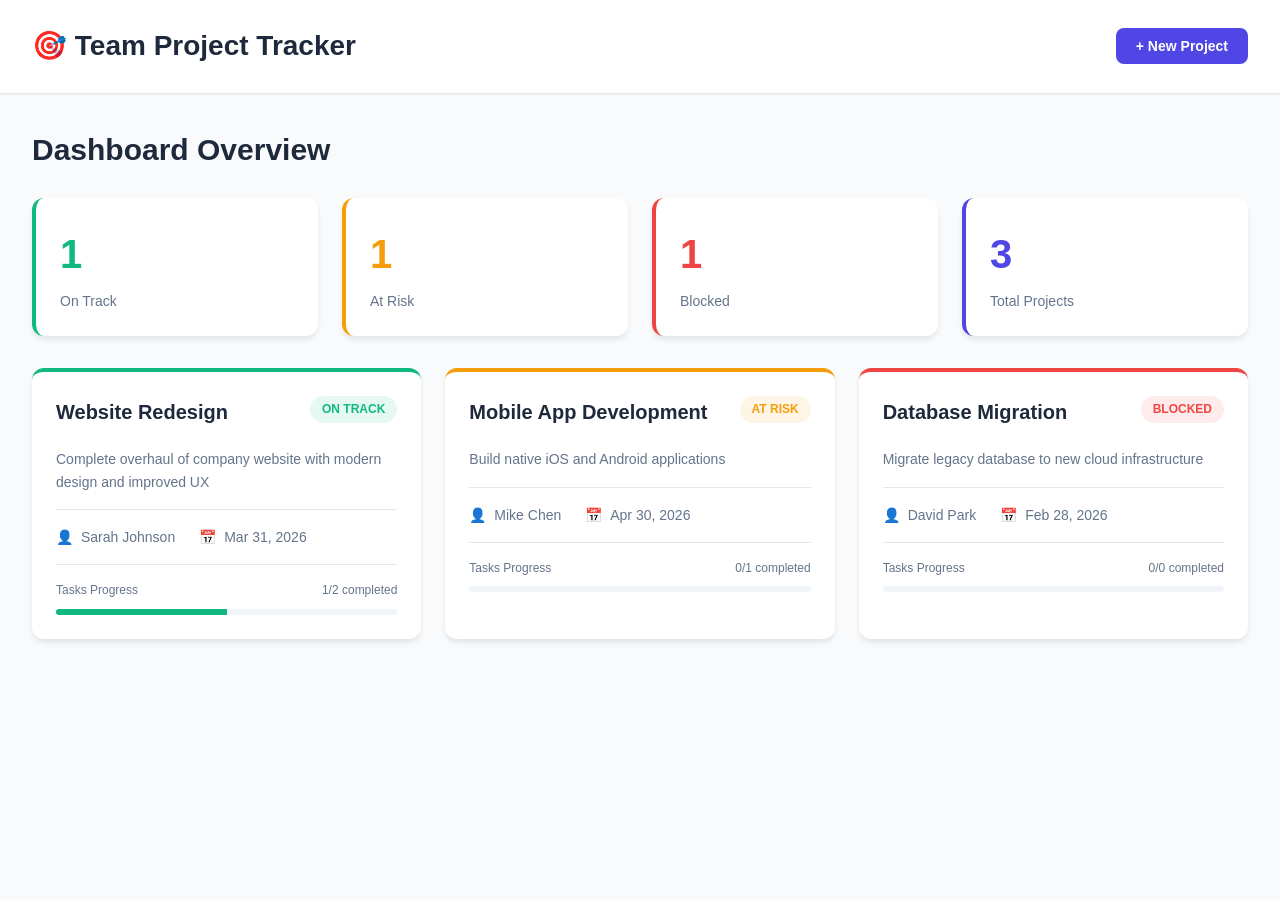
<file: webapp/index.html>
<!DOCTYPE html>
<html lang="en">
<head>
    <meta charset="UTF-8">
    <meta name="viewport" content="width=device-width, initial-scale=1.0">
    <title>Team Project Tracker</title>
    <link rel="stylesheet" href="css/styles.css">
</head>
<body>
    <div class="app-container">
        <!-- Header -->
        <header class="app-header">
            <div class="header-content">
                <h1>🎯 Team Project Tracker</h1>
                <button id="newProjectBtn" class="btn btn-primary">+ New Project</button>
            </div>
        </header>

        <!-- Main Content -->
        <main class="main-content">
            <!-- Dashboard View -->
            <section id="dashboardView" class="view active">
                <div class="dashboard-header">
                    <h2>Dashboard Overview</h2>
                    <div class="stats-cards">
                        <div class="stat-card on-track">
                            <div class="stat-value" id="onTrackCount">0</div>
                            <div class="stat-label">On Track</div>
                        </div>
                        <div class="stat-card at-risk">
                            <div class="stat-value" id="atRiskCount">0</div>
                            <div class="stat-label">At Risk</div>
                        </div>
                        <div class="stat-card blocked">
                            <div class="stat-value" id="blockedCount">0</div>
                            <div class="stat-label">Blocked</div>
                        </div>
                        <div class="stat-card total">
                            <div class="stat-value" id="totalCount">0</div>
                            <div class="stat-label">Total Projects</div>
                        </div>
                    </div>
                </div>

                <div class="projects-grid" id="projectsGrid">
                    <!-- Projects will be dynamically inserted here -->
                </div>
            </section>

            <!-- Project Detail View -->
            <section id="projectDetailView" class="view">
                <div class="detail-header">
                    <button id="backToDashboard" class="btn btn-secondary">← Back to Dashboard</button>
                    <div class="detail-actions">
                        <button id="editProjectBtn" class="btn btn-secondary">Edit Project</button>
                        <button id="deleteProjectBtn" class="btn btn-danger">Delete</button>
                    </div>
                </div>

                <div class="project-detail" id="projectDetail">
                    <!-- Project details will be dynamically inserted here -->
                </div>
            </section>
        </main>
    </div>

    <!-- Modal for New/Edit Project -->
    <div id="projectModal" class="modal">
        <div class="modal-content">
            <div class="modal-header">
                <h3 id="modalTitle">New Project</h3>
                <button class="modal-close">&times;</button>
            </div>
            <form id="projectForm">
                <div class="form-group">
                    <label for="projectName">Project Name *</label>
                    <input type="text" id="projectName" required>
                </div>

                <div class="form-group">
                    <label for="projectDescription">Description</label>
                    <textarea id="projectDescription" rows="3"></textarea>
                </div>

                <div class="form-row">
                    <div class="form-group">
                        <label for="projectStatus">Status *</label>
                        <select id="projectStatus" required>
                            <option value="on-track">On Track</option>
                            <option value="at-risk">At Risk</option>
                            <option value="blocked">Blocked</option>
                            <option value="completed">Completed</option>
                        </select>
                    </div>

                    <div class="form-group">
                        <label for="projectOwner">Project Owner</label>
                        <input type="text" id="projectOwner">
                    </div>
                </div>

                <div class="form-row">
                    <div class="form-group">
                        <label for="projectStartDate">Start Date</label>
                        <input type="date" id="projectStartDate">
                    </div>

                    <div class="form-group">
                        <label for="projectEndDate">Target End Date</label>
                        <input type="date" id="projectEndDate">
                    </div>
                </div>

                <div class="modal-actions">
                    <button type="button" class="btn btn-secondary cancel-btn">Cancel</button>
                    <button type="submit" class="btn btn-primary">Save Project</button>
                </div>
            </form>
        </div>
    </div>

    <!-- Modal for Tasks -->
    <div id="taskModal" class="modal">
        <div class="modal-content">
            <div class="modal-header">
                <h3 id="taskModalTitle">New Task</h3>
                <button class="modal-close">&times;</button>
            </div>
            <form id="taskForm">
                <div class="form-group">
                    <label for="taskName">Task Name *</label>
                    <input type="text" id="taskName" required>
                </div>

                <div class="form-group">
                    <label for="taskDescription">Description</label>
                    <textarea id="taskDescription" rows="2"></textarea>
                </div>

                <div class="form-row">
                    <div class="form-group">
                        <label for="taskStatus">Status *</label>
                        <select id="taskStatus" required>
                            <option value="todo">To Do</option>
                            <option value="in-progress">In Progress</option>
                            <option value="completed">Completed</option>
                            <option value="blocked">Blocked</option>
                        </select>
                    </div>

                    <div class="form-group">
                        <label for="taskAssignee">Assignee</label>
                        <input type="text" id="taskAssignee">
                    </div>
                </div>

                <div class="form-group">
                    <label for="taskDueDate">Due Date</label>
                    <input type="date" id="taskDueDate">
                </div>

                <div class="modal-actions">
                    <button type="button" class="btn btn-secondary cancel-btn">Cancel</button>
                    <button type="submit" class="btn btn-primary">Save Task</button>
                </div>
            </form>
        </div>
    </div>

    <!-- Modal for Milestones -->
    <div id="milestoneModal" class="modal">
        <div class="modal-content">
            <div class="modal-header">
                <h3 id="milestoneModalTitle">New Milestone</h3>
                <button class="modal-close">&times;</button>
            </div>
            <form id="milestoneForm">
                <div class="form-group">
                    <label for="milestoneName">Milestone Name *</label>
                    <input type="text" id="milestoneName" required>
                </div>

                <div class="form-group">
                    <label for="milestoneDescription">Description</label>
                    <textarea id="milestoneDescription" rows="2"></textarea>
                </div>

                <div class="form-row">
                    <div class="form-group">
                        <label for="milestoneDate">Target Date *</label>
                        <input type="date" id="milestoneDate" required>
                    </div>

                    <div class="form-group">
                        <label for="milestoneStatus">Status *</label>
                        <select id="milestoneStatus" required>
                            <option value="pending">Pending</option>
                            <option value="achieved">Achieved</option>
                            <option value="missed">Missed</option>
                        </select>
                    </div>
                </div>

                <div class="modal-actions">
                    <button type="button" class="btn btn-secondary cancel-btn">Cancel</button>
                    <button type="submit" class="btn btn-primary">Save Milestone</button>
                </div>
            </form>
        </div>
    </div>

    <script src="js/app.js"></script>
</body>
</html>
</file>
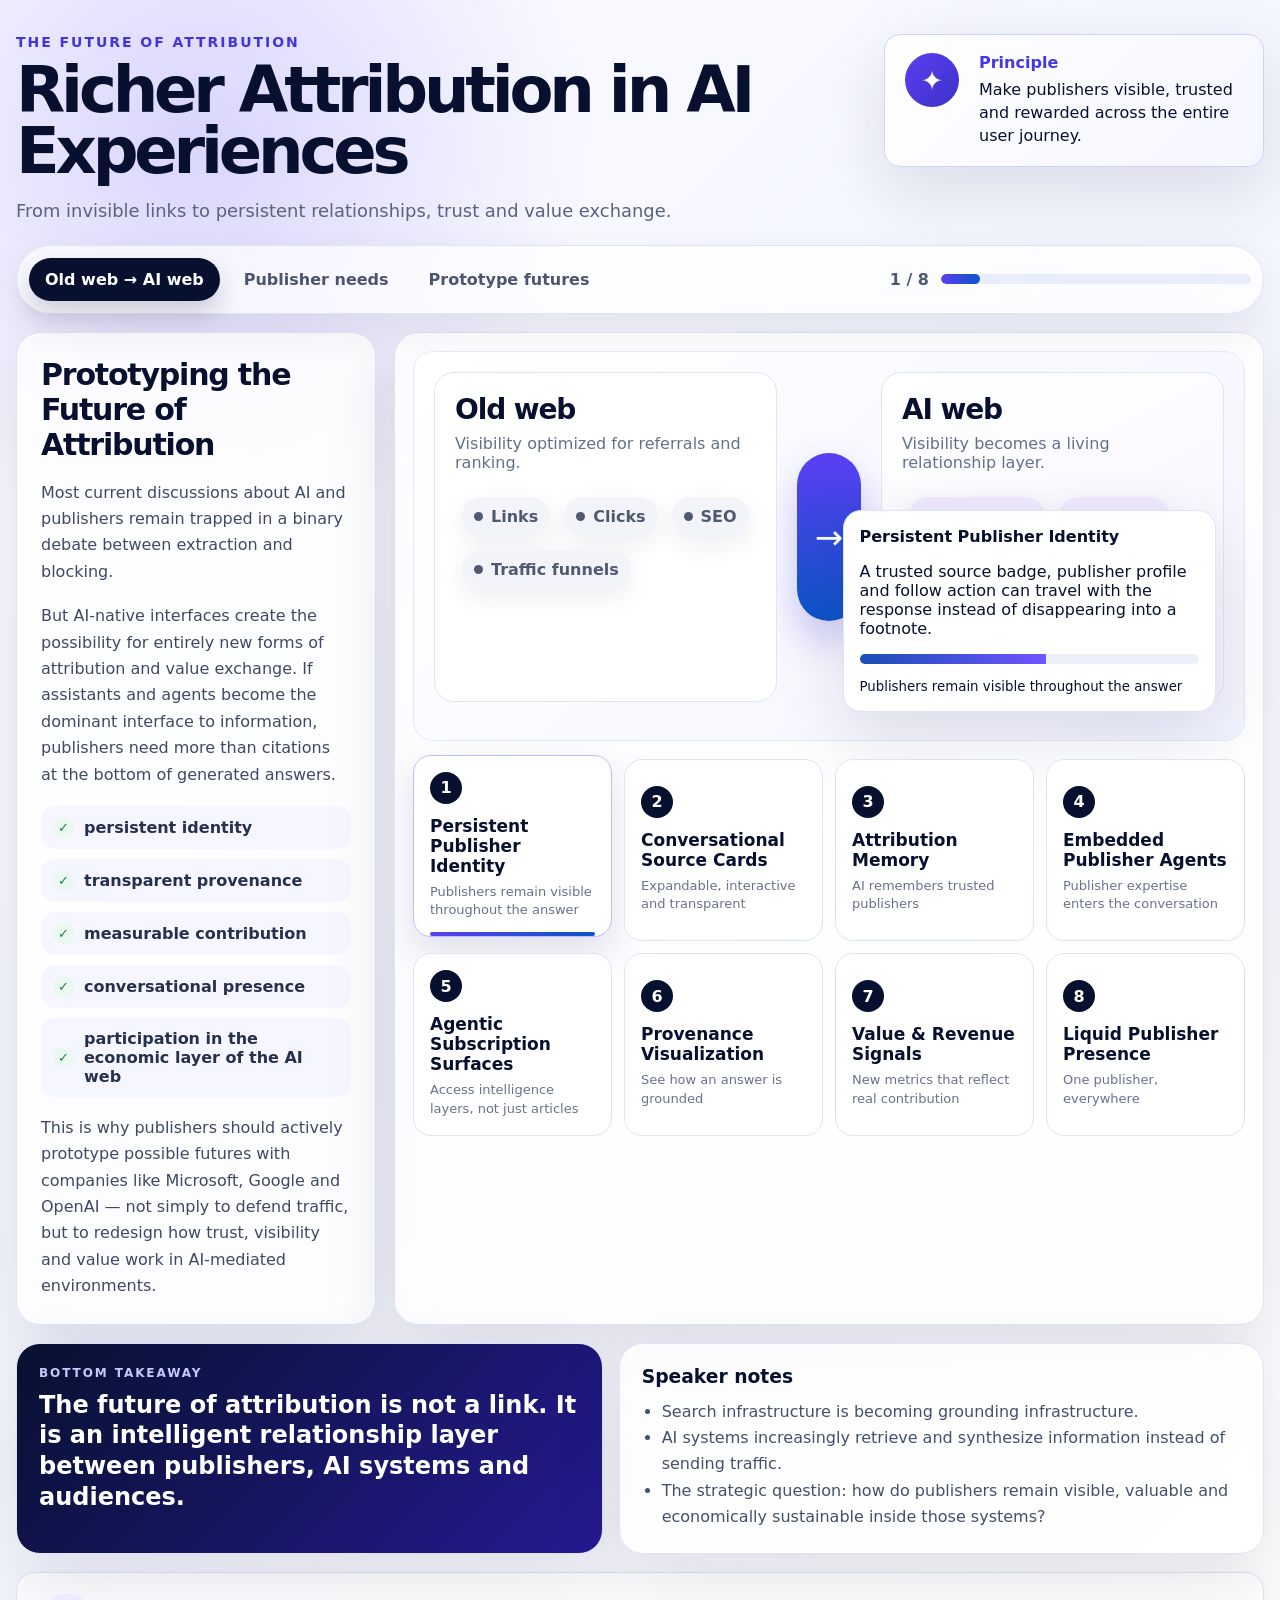
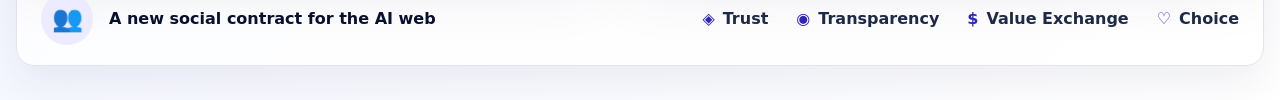
<file: demos/attribution/index.html>
<!doctype html>
<html lang="en">
<head>
<meta charset="utf-8">
<meta name="viewport" content="width=device-width, initial-scale=1">
<title>Prototyping the Future of Attribution</title>
<style>
:root{
  --ink:#07112f;
  --muted:#64708b;
  --soft:#f7f8ff;
  --panel:#ffffff;
  --line:#dfe3f3;
  --violet:#5a3ff2;
  --violet-2:#7d6bff;
  --blue:#0c55c7;
  --green:#19a566;
  --amber:#f5a349;
  --shadow:0 24px 70px rgba(25,28,61,.12);
  --radius:24px;
  font-family: Inter, ui-sans-serif, system-ui, -apple-system, BlinkMacSystemFont, "Segoe UI", sans-serif;
}
*{box-sizing:border-box}
body{
  margin:0;
  min-height:100vh;
  color:var(--ink);
  background:
    radial-gradient(circle at var(--x,15%) var(--y,8%), rgba(90,63,242,.20), transparent 25rem),
    linear-gradient(135deg,#fbfcff 0%,#f4f6ff 48%,#ffffff 100%);
}
button{font:inherit;color:inherit}
.site-shell{width:min(1500px,calc(100vw - 32px));margin:0 auto;padding:34px 0}
.hero{display:grid;grid-template-columns:minmax(0,1fr) 380px;gap:24px;align-items:start;margin-bottom:24px}
.kicker{font-size:14px;font-weight:900;letter-spacing:.14em;text-transform:uppercase;color:#4435da;margin:0 0 10px}
h1{font-size:clamp(42px,5vw,72px);line-height:.95;letter-spacing:-.065em;margin:0;max-width:980px}
.subtitle{font-size:clamp(17px,1.4vw,24px);color:#59637c;margin:18px 0 0;max-width:930px}
.principle-card{background:linear-gradient(135deg,rgba(255,255,255,.95),rgba(245,246,255,.9));border:1px solid #cdd3ff;border-radius:16px;padding:18px 20px;display:grid;grid-template-columns:58px 1fr;gap:16px;box-shadow:var(--shadow)}
.spark{width:54px;height:54px;border-radius:50%;display:grid;place-items:center;background:linear-gradient(135deg,var(--violet),#3e31c8);color:#fff;font-size:27px}
.principle-card strong{display:block;color:#4736e3;margin-bottom:6px}.principle-card p{margin:0;line-height:1.45}
.interaction-bar{display:flex;gap:12px;flex-wrap:wrap;align-items:center;justify-content:space-between;margin:22px 0 18px;padding:12px;border:1px solid var(--line);border-radius:999px;background:rgba(255,255,255,.68);backdrop-filter:blur(18px);box-shadow:0 14px 40px rgba(28,32,70,.08)}
.segmented{display:flex;gap:8px;flex-wrap:wrap}.pill{border:0;border-radius:999px;padding:12px 16px;background:transparent;color:#4b5570;cursor:pointer;font-weight:800;transition:.25s}.pill:hover,.pill.active{background:var(--ink);color:#fff;box-shadow:0 12px 24px rgba(7,17,47,.18)}
.progress-wrap{display:flex;align-items:center;gap:12px;color:#4d5873;font-weight:800}.progress-track{width:min(310px,34vw);height:10px;border-radius:999px;background:#e9ecfb;overflow:hidden}.progress-fill{height:100%;width:0;background:linear-gradient(90deg,var(--violet),var(--blue));border-radius:999px;transition:width .35s}
.story-grid{display:grid;grid-template-columns:360px minmax(0,1fr);gap:18px;align-items:stretch}.body-panel,.visual-panel,.takeaway,.notes{border:1px solid var(--line);background:rgba(255,255,255,.82);border-radius:var(--radius);box-shadow:var(--shadow)}
.body-panel{padding:24px;display:flex;flex-direction:column;gap:18px}.body-panel h2{font-size:30px;letter-spacing:-.04em;margin:0}.body-panel p{color:#3f4964;line-height:1.65;margin:0}.needs{display:grid;gap:10px;margin:0;padding:0;list-style:none}.needs li{display:flex;gap:10px;align-items:center;padding:11px 12px;border-radius:14px;background:#f5f6ff;color:#26314d;font-weight:750}.check{width:21px;height:21px;border-radius:50%;display:grid;place-items:center;background:#eaf8f0;color:#16864f;font-size:13px;flex:0 0 auto}.visual-panel{padding:18px;overflow:hidden}.transition-stage{position:relative;min-height:390px;border-radius:20px;background:linear-gradient(135deg,#fff,#f2f4ff);border:1px solid #e5e8f7;padding:20px}.worlds{display:grid;grid-template-columns:1fr 80px 1fr;gap:12px;align-items:center;height:100%}.world{min-height:330px;border-radius:20px;padding:20px;border:1px solid #e0e4f4;background:#fff;position:relative;overflow:hidden}.world h3{margin:0 0 8px;font-size:28px;letter-spacing:-.04em}.world p{margin:0 0 18px;color:var(--muted)}.old .node{background:#f2f4f9;color:#4f5a72}.ai{background:linear-gradient(155deg,#fff,#f7f3ff)}.ai .node{background:#efeaff;color:#3a2fc5}.node{display:inline-flex;align-items:center;gap:8px;padding:10px 12px;margin:7px;border-radius:999px;font-weight:850;box-shadow:0 8px 24px rgba(32,37,72,.08)}.node::before{content:"";width:9px;height:9px;border-radius:50%;background:currentColor}.bridge{display:grid;place-items:center;color:#fff;background:linear-gradient(180deg,var(--violet),var(--blue));width:64px;height:168px;border-radius:999px;margin:auto;box-shadow:0 18px 40px rgba(74,60,219,.28)}.bridge span{font-size:34px;animation:pulse 1.6s infinite}.floating-card{position:absolute;right:28px;bottom:28px;width:min(430px,45%);background:#fff;border:1px solid #dde2f4;border-radius:18px;padding:16px;box-shadow:var(--shadow);transform:translateY(0);transition:.35s}.floating-card h4{margin:0 0 8px}.meter{height:10px;border-radius:999px;background:#edf0fb;overflow:hidden;margin:12px 0}.meter span{display:block;height:100%;width:89%;background:linear-gradient(90deg,#194db6,#6f55ff)}
.card-grid{display:grid;grid-template-columns:repeat(4,1fr);gap:12px;margin-top:18px}.feature-card{border:1px solid var(--line);border-radius:18px;background:#fff;padding:16px;text-align:left;cursor:pointer;min-height:160px;transition:.25s;position:relative;overflow:hidden}.feature-card:hover,.feature-card.active{transform:translateY(-4px);border-color:#b9bfff;box-shadow:0 16px 35px rgba(45,49,96,.14)}.feature-card.active::after{content:"";position:absolute;inset:auto 16px 0;height:4px;border-radius:999px;background:linear-gradient(90deg,var(--violet),var(--blue))}.num{display:inline-grid;place-items:center;width:32px;height:32px;border-radius:50%;background:var(--ink);color:#fff;font-weight:900;margin-bottom:12px}.feature-card h3{font-size:17px;margin:0 0 7px}.feature-card p{color:#68728d;font-size:13px;line-height:1.45;margin:0}.detail-drawer{display:grid;grid-template-columns:1fr 1.1fr;gap:16px;margin-top:18px}.takeaway,.notes{padding:22px}.takeaway{background:linear-gradient(135deg,#07112f,#251a92);color:#fff}.takeaway span{display:block;color:#c7c9ff;text-transform:uppercase;letter-spacing:.16em;font-weight:900;font-size:12px;margin-bottom:10px}.takeaway p{font-size:24px;line-height:1.28;font-weight:850;margin:0}.notes h3{margin:0 0 12px}.notes ul{margin:0;padding-left:20px;color:#44506b;line-height:1.65}.footer-contract{margin-top:18px;border-radius:18px;background:rgba(255,255,255,.82);border:1px solid var(--line);display:flex;gap:22px;align-items:center;justify-content:space-between;padding:20px 24px;box-shadow:0 14px 42px rgba(32,36,76,.08)}.contract-left{display:flex;align-items:center;gap:16px;font-weight:900}.people{width:52px;height:52px;border-radius:50%;display:grid;place-items:center;background:#ecebff;font-size:25px}.values{display:flex;gap:28px;flex-wrap:wrap;color:#1d2946;font-weight:800}.values span{display:flex;gap:8px;align-items:center}.values i{font-style:normal;color:#3024bd}.hidden{display:none}@keyframes pulse{0%,100%{transform:translateX(0)}50%{transform:translateX(5px)}}
@media (max-width:1050px){.hero,.story-grid,.detail-drawer{grid-template-columns:1fr}.card-grid{grid-template-columns:repeat(2,1fr)}.floating-card{position:relative;right:auto;bottom:auto;width:auto;margin-top:16px}.worlds{grid-template-columns:1fr}.bridge{width:100%;height:58px}.footer-contract{align-items:flex-start;flex-direction:column}.progress-track{width:180px}}
@media (max-width:620px){.site-shell{width:min(100% - 20px,1500px);padding:18px 0}.card-grid{grid-template-columns:1fr}.interaction-bar{border-radius:22px}.world{min-height:auto}.pill{padding:10px 12px}.progress-wrap{width:100%;justify-content:space-between}.progress-track{flex:1}.hero{gap:14px}.principle-card{grid-template-columns:1fr}.takeaway p{font-size:20px}}
</style>
</head>
<body>
<main class="site-shell">
  <section class="hero" aria-labelledby="page-title">
    <div>
      <p class="kicker">The future of attribution</p>
      <h1 id="page-title">Richer Attribution in AI Experiences</h1>
      <p class="subtitle">From invisible links to persistent relationships, trust and value exchange.</p>
    </div>
    <aside class="principle-card" aria-label="Principle">
      <div class="spark" aria-hidden="true">✦</div>
      <div><strong>Principle</strong><p>Make publishers visible, trusted and rewarded across the entire user journey.</p></div>
    </aside>
  </section>

  <nav class="interaction-bar" aria-label="Interactive sections">
    <div class="segmented" role="tablist" aria-label="Story mode">
      <button class="pill active" data-mode="shift" role="tab" aria-selected="true">Old web → AI web</button>
      <button class="pill" data-mode="publishers" role="tab" aria-selected="false">Publisher needs</button>
      <button class="pill" data-mode="prototype" role="tab" aria-selected="false">Prototype futures</button>
    </div>
    <div class="progress-wrap"><span id="progress-label">1 / 8</span><div class="progress-track"><div class="progress-fill" id="progress-fill"></div></div></div>
  </nav>

  <section class="story-grid">
    <article class="body-panel">
      <h2>Prototyping the Future of Attribution</h2>
      <p>Most current discussions about AI and publishers remain trapped in a binary debate between extraction and blocking.</p>
      <p>But AI-native interfaces create the possibility for entirely new forms of attribution and value exchange. If assistants and agents become the dominant interface to information, publishers need more than citations at the bottom of generated answers.</p>
      <ul class="needs" aria-label="Publisher needs">
        <li><span class="check">✓</span>persistent identity</li>
        <li><span class="check">✓</span>transparent provenance</li>
        <li><span class="check">✓</span>measurable contribution</li>
        <li><span class="check">✓</span>conversational presence</li>
        <li><span class="check">✓</span>participation in the economic layer of the AI web</li>
      </ul>
      <p>This is why publishers should actively prototype possible futures with companies like Microsoft, Google and OpenAI — not simply to defend traffic, but to redesign how trust, visibility and value work in AI-mediated environments.</p>
    </article>

    <section class="visual-panel" aria-label="Interactive attribution prototype">
      <div class="transition-stage" id="stage">
        <div class="worlds" data-panel="shift">
          <div class="world old"><h3>Old web</h3><p>Visibility optimized for referrals and ranking.</p><span class="node">Links</span><span class="node">Clicks</span><span class="node">SEO</span><span class="node">Traffic funnels</span></div>
          <div class="bridge" aria-hidden="true"><span>→</span></div>
          <div class="world ai"><h3>AI web</h3><p>Visibility becomes a living relationship layer.</p><span class="node">Grounding</span><span class="node">Identity</span><span class="node">Trust</span><span class="node">Memory</span><span class="node">Participation</span></div>
        </div>
        <div class="worlds hidden" data-panel="publishers">
          <div class="world ai"><h3>Publisher layer</h3><p>Sources stay present while an answer evolves.</p><span class="node">Source cards</span><span class="node">Agent lens</span><span class="node">Preference memory</span></div>
          <div class="bridge" aria-hidden="true"><span>↔</span></div>
          <div class="world old"><h3>Audience layer</h3><p>Readers choose trusted voices inside the conversation.</p><span class="node">Follow coverage</span><span class="node">Ask follow-up</span><span class="node">Subscribe</span></div>
        </div>
        <div class="worlds hidden" data-panel="prototype">
          <div class="world old"><h3>Partners</h3><p>Microsoft Web IQ, Google and OpenAI turn search infrastructure into grounding infrastructure.</p><span class="node">Retrieve</span><span class="node">Synthesize</span><span class="node">Route value</span></div>
          <div class="bridge" aria-hidden="true"><span>↗</span></div>
          <div class="world ai"><h3>Possible futures</h3><p>Publishers test new surfaces before the norms are locked in.</p><span class="node">Economic signals</span><span class="node">Liquid presence</span><span class="node">Trust contracts</span></div>
        </div>
        <aside class="floating-card" id="feature-detail" aria-live="polite"></aside>
      </div>
      <div class="card-grid" id="feature-grid"></div>
    </section>
  </section>

  <section class="detail-drawer">
    <div class="takeaway"><span>Bottom takeaway</span><p>The future of attribution is not a link. It is an intelligent relationship layer between publishers, AI systems and audiences.</p></div>
    <aside class="notes"><h3>Speaker notes</h3><ul><li>Search infrastructure is becoming grounding infrastructure.</li><li>AI systems increasingly retrieve and synthesize information instead of sending traffic.</li><li>The strategic question: how do publishers remain visible, valuable and economically sustainable inside those systems?</li></ul></aside>
  </section>

  <footer class="footer-contract">
    <div class="contract-left"><span class="people">👥</span><span>A new social contract for the AI web</span></div>
    <div class="values"><span><i>◈</i>Trust</span><span><i>◉</i>Transparency</span><span><i>$</i>Value Exchange</span><span><i>♡</i>Choice</span></div>
  </footer>
</main>
<script>
const features=[
  ['Persistent Publisher Identity','Publishers remain visible throughout the answer','A trusted source badge, publisher profile and follow action can travel with the response instead of disappearing into a footnote.'],
  ['Conversational Source Cards','Expandable, interactive and transparent','Source cards expose why a publisher was used, what they contributed and which follow-up actions are available.'],
  ['Attribution Memory','AI remembers trusted publishers','User preferences and publisher relationships can shape future briefings, recommendations and agent behavior.'],
  ['Embedded Publisher Agents','Publisher expertise enters the conversation','A publisher lens can answer follow-ups, explain context and maintain editorial presence in AI-native interfaces.'],
  ['Agentic Subscription Surfaces','Access intelligence layers, not just articles','Subscriptions can unlock archives, explainers, personalized briefings and topic memory across chats.'],
  ['Provenance Visualization','See how an answer is grounded','Confidence, source mix and evidence details make attribution legible and interactive.'],
  ['Value & Revenue Signals','New metrics that reflect real contribution','Grounding usage, trust interactions, subscription conversion and conversation persistence become measurable signals.'],
  ['Liquid Publisher Presence','One publisher, everywhere','A consistent publisher identity can appear across assistants, mobile apps, voice, glasses and enterprise copilots.']
];
const grid=document.getElementById('feature-grid'),detail=document.getElementById('feature-detail'),progress=document.getElementById('progress-fill'),progressLabel=document.getElementById('progress-label');
function renderCards(){features.forEach((f,i)=>{const b=document.createElement('button');b.className='feature-card';b.type='button';b.innerHTML=`<span class="num">${i+1}</span><h3>${f[0]}</h3><p>${f[1]}</p>`;b.addEventListener('click',()=>selectFeature(i));grid.appendChild(b)})}
function selectFeature(i){document.querySelectorAll('.feature-card').forEach((c,idx)=>c.classList.toggle('active',idx===i));detail.innerHTML=`<h4>${features[i][0]}</h4><p>${features[i][2]}</p><div class="meter"><span style="width:${55+i*5}%"></span></div><small>${features[i][1]}</small>`;progress.style.width=`${((i+1)/features.length)*100}%`;progressLabel.textContent=`${i+1} / ${features.length}`}
document.querySelectorAll('.pill').forEach(btn=>btn.addEventListener('click',()=>{document.querySelectorAll('.pill').forEach(b=>{b.classList.remove('active');b.setAttribute('aria-selected','false')});btn.classList.add('active');btn.setAttribute('aria-selected','true');document.querySelectorAll('[data-panel]').forEach(p=>p.classList.toggle('hidden',p.dataset.panel!==btn.dataset.mode))}));
document.addEventListener('pointermove',e=>{document.body.style.setProperty('--x',`${e.clientX}px`);document.body.style.setProperty('--y',`${e.clientY}px`)});
renderCards();selectFeature(0);
</script>
</body>
</html>
</file>
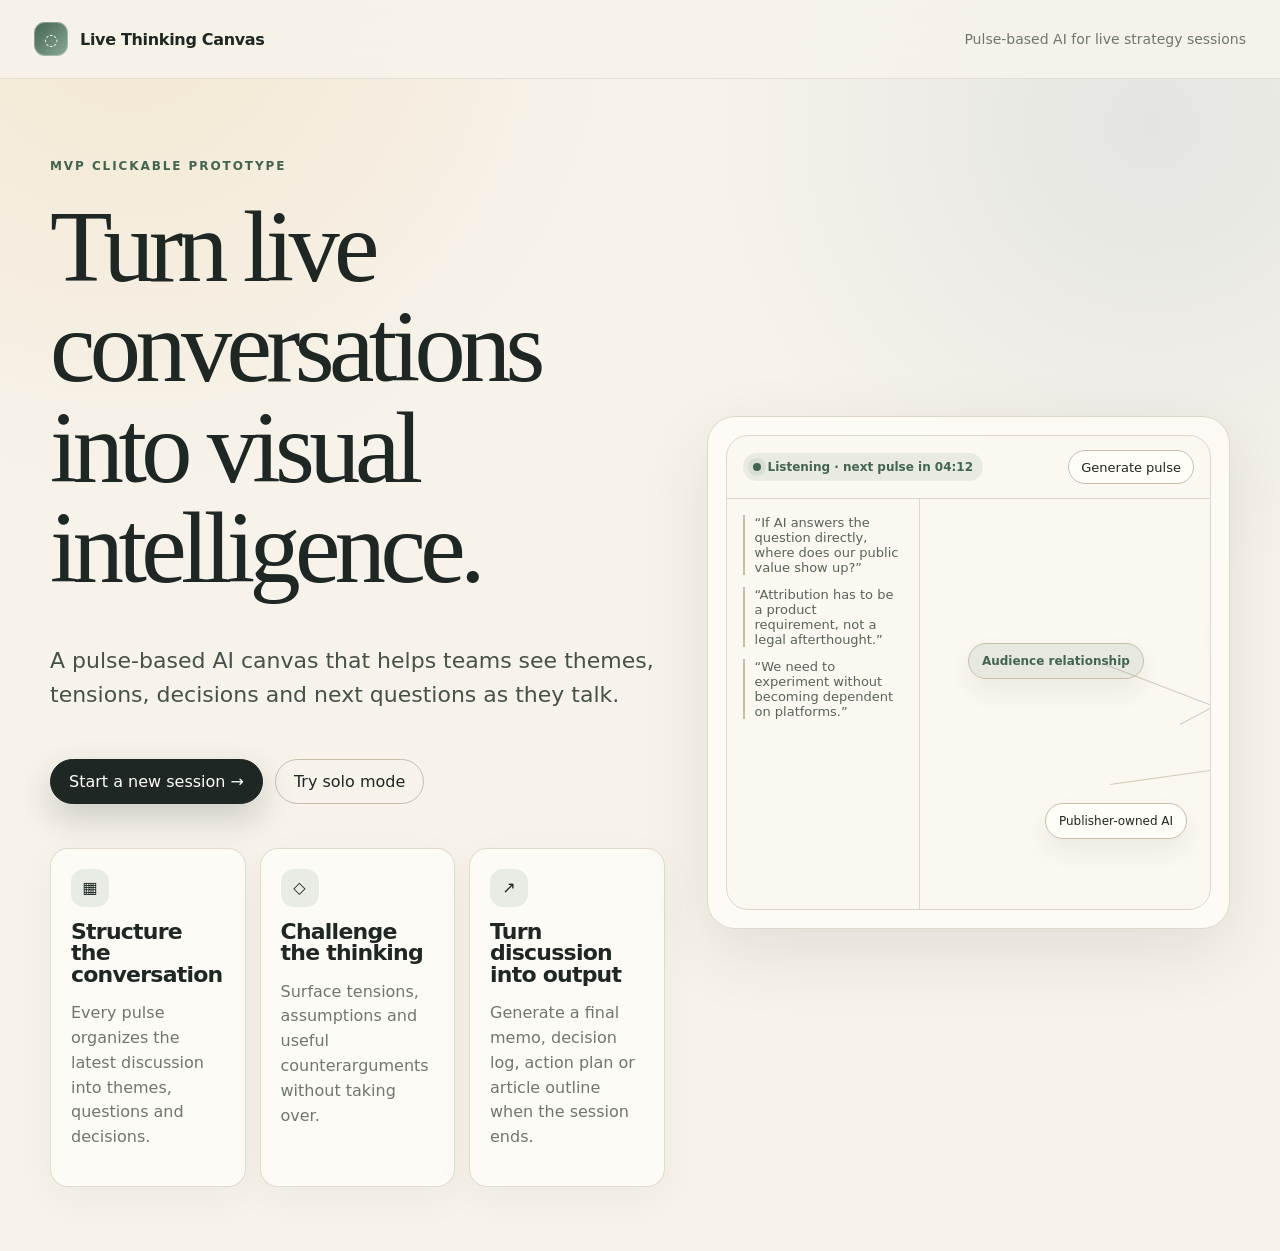
<file: demos/live-thinking-canvas/index.html>
<!doctype html>
<html lang="en">
<head>
  <meta charset="utf-8" />
  <meta name="viewport" content="width=device-width, initial-scale=1" />
  <title>Live Thinking Canvas — MVP Prototype</title>
  <style>
    :root {
      --paper: #f7f3eb;
      --card: #fffdf8;
      --ink: #1e2723;
      --muted: #6f766f;
      --line: #ded7ca;
      --line-strong: #c8bda8;
      --sage: #8ba895;
      --sage-dark: #426450;
      --clay: #b8795c;
      --gold: #d9a441;
      --blue: #6f91a8;
      --rose: #bb777d;
      --shadow: 0 24px 70px rgba(45, 38, 27, .10);
      --radius-lg: 28px;
      --radius-md: 18px;
      --radius-sm: 12px;
      font-family: Inter, ui-sans-serif, system-ui, -apple-system, BlinkMacSystemFont, "Segoe UI", sans-serif;
    }

    * { box-sizing: border-box; }
    body {
      margin: 0;
      min-height: 100vh;
      background:
        radial-gradient(circle at 10% 0%, rgba(217, 164, 65, .15), transparent 30%),
        radial-gradient(circle at 90% 10%, rgba(111, 145, 168, .14), transparent 28%),
        var(--paper);
      color: var(--ink);
    }

    button, input, textarea, select { font: inherit; }
    button { cursor: pointer; }

    .app-shell { min-height: 100vh; }
    .topbar {
      display: flex;
      align-items: center;
      justify-content: space-between;
      gap: 24px;
      padding: 22px 34px;
      border-bottom: 1px solid rgba(222, 215, 202, .72);
      background: rgba(247, 243, 235, .84);
      backdrop-filter: blur(18px);
      position: sticky;
      top: 0;
      z-index: 20;
    }

    .brand { display: flex; align-items: center; gap: 12px; font-weight: 760; letter-spacing: -.02em; }
    .brand-mark {
      width: 34px; height: 34px; border-radius: 11px;
      background: linear-gradient(135deg, var(--sage-dark), var(--sage));
      display: grid; place-items: center; color: #fffdf8; box-shadow: inset 0 0 0 1px rgba(255,255,255,.32);
    }
    .nav-hint { color: var(--muted); font-size: 14px; }
    .screen { display: none; padding: 46px 34px 64px; }
    .screen.active { display: block; }
    .container { max-width: 1180px; margin: 0 auto; }
    .wide-container { max-width: 1440px; margin: 0 auto; }

    .eyebrow {
      text-transform: uppercase;
      letter-spacing: .16em;
      font-size: 12px;
      color: var(--sage-dark);
      font-weight: 750;
    }
    h1, h2, h3 { margin: 0; line-height: .98; letter-spacing: -.055em; }
    h1 { font-family: Georgia, "Times New Roman", serif; font-size: clamp(58px, 8vw, 112px); font-weight: 500; max-width: 920px; }
    h2 { font-family: Georgia, "Times New Roman", serif; font-size: clamp(40px, 5vw, 70px); font-weight: 500; }
    h3 { font-size: 22px; letter-spacing: -.035em; }
    p { line-height: 1.55; color: var(--muted); }

    .hero {
      display: grid;
      grid-template-columns: 1.08fr .92fr;
      gap: 42px;
      align-items: center;
      padding-top: 34px;
    }
    .hero-copy { display: grid; gap: 24px; }
    .hero-copy .subheadline { max-width: 680px; font-size: 22px; color: #465149; }
    .cta-row { display: flex; flex-wrap: wrap; gap: 12px; align-items: center; }
    .btn {
      border: 1px solid var(--line-strong);
      background: var(--card);
      color: var(--ink);
      border-radius: 999px;
      padding: 12px 18px;
      display: inline-flex;
      align-items: center;
      justify-content: center;
      gap: 8px;
      min-height: 44px;
      transition: transform .18s ease, background .18s ease, border-color .18s ease;
    }
    .btn:hover { transform: translateY(-1px); border-color: #a9987c; }
    .btn.primary { background: var(--ink); color: #fffdf8; border-color: var(--ink); box-shadow: 0 14px 34px rgba(30,39,35,.20); }
    .btn.sage { background: var(--sage-dark); color: #fff; border-color: var(--sage-dark); }
    .btn.ghost { background: transparent; }
    .btn.small { padding: 8px 12px; min-height: 34px; font-size: 13px; }
    .btn.danger { color: #8a3f34; border-color: rgba(184, 121, 92, .45); }

    .benefits { display: grid; grid-template-columns: repeat(3, 1fr); gap: 14px; margin-top: 20px; }
    .benefit, .card {
      background: rgba(255, 253, 248, .78);
      border: 1px solid rgba(222, 215, 202, .9);
      border-radius: var(--radius-md);
      padding: 20px;
      box-shadow: 0 12px 40px rgba(45, 38, 27, .045);
    }
    .benefit .icon { width: 38px; height: 38px; border-radius: 13px; display: grid; place-items: center; background: rgba(139,168,149,.18); margin-bottom: 14px; }

    .preview-card { border-radius: var(--radius-lg); background: rgba(255,253,248,.84); border: 1px solid var(--line); padding: 18px; box-shadow: var(--shadow); }
    .mini-app { background: #fbf8f1; border: 1px solid var(--line); border-radius: 22px; overflow: hidden; }
    .mini-header { display: flex; justify-content: space-between; align-items: center; padding: 14px 16px; border-bottom: 1px solid var(--line); }
    .status-pill { display: inline-flex; align-items: center; gap: 7px; border-radius: 999px; padding: 7px 10px; background: rgba(139,168,149,.16); color: var(--sage-dark); font-size: 12px; font-weight: 720; }
    .dot { width: 8px; height: 8px; border-radius: 99px; background: var(--sage-dark); box-shadow: 0 0 0 5px rgba(139,168,149,.18); }
    .mini-body { display: grid; grid-template-columns: .8fr 1.2fr; min-height: 410px; }
    .mini-stream { border-right: 1px solid var(--line); padding: 16px; display: grid; align-content: start; gap: 12px; }
    .transcript-line { font-size: 13px; color: #59625b; border-left: 2px solid var(--line-strong); padding-left: 10px; }
    .mini-canvas { padding: 18px; position: relative; min-height: 360px; }
    .node { position: absolute; border-radius: 999px; border: 1px solid var(--line-strong); background: #fffdf8; padding: 10px 13px; font-size: 12px; box-shadow: 0 12px 26px rgba(45,38,27,.07); }
    .node.primary-node { background: rgba(139,168,149,.18); color: var(--sage-dark); font-weight: 760; }
    .connector { position: absolute; height: 1px; background: var(--line-strong); transform-origin: left center; opacity: .8; }

    .section-head { display: flex; justify-content: space-between; align-items: end; gap: 24px; margin-bottom: 24px; }
    .setup-grid { display: grid; grid-template-columns: .86fr 1.14fr; gap: 24px; align-items: start; }
    .field { display: grid; gap: 8px; margin-bottom: 16px; }
    label { font-size: 13px; color: #4a554d; font-weight: 760; }
    input, textarea, select {
      width: 100%;
      border: 1px solid var(--line-strong);
      border-radius: 14px;
      background: rgba(255,253,248,.9);
      color: var(--ink);
      padding: 13px 14px;
      outline: none;
    }
    textarea { min-height: 110px; resize: vertical; }
    .option-grid { display: grid; grid-template-columns: repeat(2, minmax(0, 1fr)); gap: 12px; }
    .choice { border: 1px solid var(--line); border-radius: 16px; padding: 14px; background: rgba(255,253,248,.74); min-height: 92px; }
    .choice.selected { border-color: var(--sage-dark); box-shadow: inset 0 0 0 1px var(--sage-dark); background: rgba(139,168,149,.14); }
    .choice strong { display: block; margin-bottom: 6px; }
    .choice span { color: var(--muted); font-size: 13px; line-height: 1.35; }

    .consent-layout { display: grid; grid-template-columns: 1fr .7fr; gap: 24px; }
    .notice-list { display: grid; gap: 12px; margin: 22px 0; }
    .notice { display: flex; gap: 12px; align-items: flex-start; padding: 16px; border: 1px solid var(--line); border-radius: 16px; background: rgba(255,253,248,.78); }
    .notice b { display: block; margin-bottom: 4px; }
    .notice span { color: var(--muted); font-size: 14px; }

    .live-screen { padding: 22px; }
    .session-toolbar { display: flex; justify-content: space-between; align-items: center; gap: 16px; margin-bottom: 16px; }
    .live-grid { display: grid; grid-template-columns: 310px minmax(480px, 1fr) 330px; gap: 14px; min-height: calc(100vh - 144px); }
    .panel { background: rgba(255,253,248,.84); border: 1px solid var(--line); border-radius: 22px; overflow: hidden; box-shadow: 0 16px 48px rgba(45,38,27,.055); }
    .panel-head { padding: 16px; border-bottom: 1px solid var(--line); display: flex; align-items: center; justify-content: space-between; gap: 12px; }
    .panel-body { padding: 16px; }
    .stream-items { display: grid; gap: 14px; max-height: 620px; overflow: auto; padding-right: 4px; }
    .stream-item { border-left: 2px solid var(--line-strong); padding-left: 12px; color: #4f5a52; font-size: 14px; line-height: 1.45; }
    .stream-item time { display: block; color: var(--muted); font-size: 12px; margin-bottom: 4px; }
    .pulse-card { background: rgba(139,168,149,.14); border-color: rgba(66,100,80,.3); }
    .canvas-tabs { display: flex; gap: 8px; flex-wrap: wrap; }
    .tab { border: 1px solid var(--line); border-radius: 999px; padding: 8px 11px; background: transparent; color: var(--muted); font-size: 13px; }
    .tab.active { background: var(--ink); border-color: var(--ink); color: #fffdf8; }
    .canvas-stage { position: relative; min-height: 560px; border-radius: 20px; background: linear-gradient(180deg, rgba(247,243,235,.64), rgba(255,253,248,.48)); border: 1px solid rgba(222,215,202,.8); overflow: hidden; margin-top: 14px; }
    .map-view { display: none; position: absolute; inset: 0; padding: 20px; }
    .map-view.active { display: block; }
    .map-node { position: absolute; border: 1px solid var(--line-strong); background: #fffdf8; border-radius: 20px; padding: 14px; width: 190px; box-shadow: 0 18px 36px rgba(45,38,27,.08); }
    .map-node h4 { margin: 0 0 8px; letter-spacing: -.02em; }
    .map-node p { margin: 0; font-size: 12px; }
    .map-node.selected { border-color: var(--sage-dark); box-shadow: 0 0 0 3px rgba(139,168,149,.18), 0 18px 36px rgba(45,38,27,.08); }
    .map-line { position: absolute; height: 1px; background: #c8bda8; transform-origin: left center; }
    .tension-card { display: grid; grid-template-columns: 1fr auto 1fr; gap: 14px; align-items: center; padding: 18px; border: 1px solid var(--line); border-radius: 18px; margin-bottom: 14px; background: rgba(255,253,248,.84); }
    .versus { width: 42px; height: 42px; border-radius: 999px; display: grid; place-items: center; background: rgba(184,121,92,.14); color: var(--clay); font-weight: 800; }
    .decision-item, .question-item, .timeline-item { padding: 15px; border: 1px solid var(--line); border-radius: 16px; background: rgba(255,253,248,.82); margin-bottom: 12px; }
    .ai-stack { display: grid; gap: 12px; }
    .observation { border: 1px solid var(--line); border-radius: 17px; padding: 14px; background: rgba(255,253,248,.82); }
    .observation .tag { display: inline-flex; font-size: 11px; letter-spacing: .08em; text-transform: uppercase; font-weight: 800; color: var(--sage-dark); margin-bottom: 8px; }
    .observation p { margin: 0; font-size: 14px; color: #3e4841; }
    .action-row { display: flex; flex-wrap: wrap; gap: 8px; margin-top: 12px; }
    .drawer { margin-top: 14px; display: none; border: 1px solid rgba(184,121,92,.35); background: rgba(184,121,92,.08); border-radius: 18px; padding: 14px; }
    .drawer.visible { display: block; }
    .drawer b { color: #7d4d3e; }

    .output-grid { display: grid; grid-template-columns: 1.1fr .9fr; gap: 18px; }
    .memo-section { padding: 18px; border-bottom: 1px solid var(--line); }
    .memo-section:last-child { border-bottom: 0; }
    .memo-section ul { margin: 10px 0 0; padding-left: 20px; color: #4f5a52; line-height: 1.55; }
    .solo-grid { display: grid; grid-template-columns: 1fr 1fr; gap: 18px; }
    .solo-input { min-height: 280px; }

    .muted { color: var(--muted); }
    .fineprint { font-size: 12px; color: var(--muted); }
    .hidden { display: none !important; }

    @media (max-width: 1120px) {
      .hero, .setup-grid, .consent-layout, .output-grid, .solo-grid { grid-template-columns: 1fr; }
      .live-grid { grid-template-columns: 1fr; }
      .live-screen { padding: 14px; }
    }
    @media (max-width: 720px) {
      .screen { padding: 28px 18px 48px; }
      .topbar { padding: 16px 18px; }
      .benefits, .option-grid, .mini-body { grid-template-columns: 1fr; }
      .session-toolbar { align-items: flex-start; flex-direction: column; }
    }
  </style>
</head>
<body>
  <div class="app-shell">
    <header class="topbar">
      <div class="brand"><span class="brand-mark">◌</span> Live Thinking Canvas</div>
      <div class="nav-hint" id="navHint">Pulse-based AI for live strategy sessions</div>
    </header>

    <main>
      <section class="screen active" data-screen="landing">
        <div class="container hero">
          <div class="hero-copy">
            <div class="eyebrow">MVP clickable prototype</div>
            <h1>Turn live conversations into visual intelligence.</h1>
            <p class="subheadline">A pulse-based AI canvas that helps teams see themes, tensions, decisions and next questions as they talk.</p>
            <div class="cta-row">
              <button class="btn primary" data-go="setup">Start a new session →</button>
              <button class="btn ghost" data-go="solo">Try solo mode</button>
            </div>
            <div class="benefits">
              <div class="benefit"><div class="icon">▦</div><h3>Structure the conversation</h3><p>Every pulse organizes the latest discussion into themes, questions and decisions.</p></div>
              <div class="benefit"><div class="icon">◇</div><h3>Challenge the thinking</h3><p>Surface tensions, assumptions and useful counterarguments without taking over.</p></div>
              <div class="benefit"><div class="icon">↗</div><h3>Turn discussion into output</h3><p>Generate a final memo, decision log, action plan or article outline when the session ends.</p></div>
            </div>
          </div>
          <div class="preview-card">
            <div class="mini-app">
              <div class="mini-header"><span class="status-pill"><span class="dot"></span> Listening · next pulse in 04:12</span><button class="btn small">Generate pulse</button></div>
              <div class="mini-body">
                <div class="mini-stream">
                  <div class="transcript-line">“If AI answers the question directly, where does our public value show up?”</div>
                  <div class="transcript-line">“Attribution has to be a product requirement, not a legal afterthought.”</div>
                  <div class="transcript-line">“We need to experiment without becoming dependent on platforms.”</div>
                </div>
                <div class="mini-canvas">
                  <div class="connector" style="width:160px; left:185px; top:165px; transform:rotate(21deg)"></div>
                  <div class="connector" style="width:140px; left:260px; top:225px; transform:rotate(-28deg)"></div>
                  <div class="connector" style="width:170px; left:190px; top:285px; transform:rotate(-8deg)"></div>
                  <div class="node primary-node" style="left:48px; top:144px;">Audience relationship</div>
                  <div class="node" style="left:300px; top:94px;">Attribution in AI answers</div>
                  <div class="node" style="left:330px; top:220px;">Platform dependency</div>
                  <div class="node" style="left:125px; top:304px;">Publisher-owned AI</div>
                </div>
              </div>
            </div>
          </div>
        </div>
      </section>

      <section class="screen" data-screen="setup">
        <div class="container">
          <div class="section-head"><div><div class="eyebrow">New session setup</div><h2>Define the pulse before the room starts talking.</h2></div><button class="btn ghost" data-go="landing">← Back</button></div>
          <div class="setup-grid">
            <div class="card">
              <div class="field"><label>Session title</label><input value="Public media strategy: AI interfaces and news content"></div>
              <div class="field"><label>Session goal</label><textarea>Decide how a public media organization should respond to generative AI interfaces that summarize, recommend and answer questions using news content.</textarea></div>
              <div class="field"><label>Desired output</label><select><option>Strategy memo</option><option>Decision log</option><option>Brainstorm summary</option><option>Article outline</option><option>Action plan</option></select></div>
              <button class="btn primary" data-go="consent">Continue to consent →</button>
            </div>
            <div class="card">
              <label>Session type</label>
              <div class="option-grid" style="margin:10px 0 22px;">
                <button class="choice"><strong>Brainstorm</strong><span>Cluster ideas and suggest unexplored angles.</span></button>
                <button class="choice selected"><strong>Strategy</strong><span>Capture goals, assumptions, risks, dependencies, tensions and decisions.</span></button>
                <button class="choice"><strong>Editorial / research</strong><span>Identify angles, missing perspectives and evidence gaps.</span></button>
                <button class="choice"><strong>Solo</strong><span>Speak or type thoughts and receive structured feedback.</span></button>
              </div>
              <label>AI pulse frequency</label>
              <div class="option-grid" style="margin:10px 0 22px;">
                <button class="choice"><strong>Manual only</strong><span>The AI only intervenes when asked.</span></button>
                <button class="choice"><strong>Every 3 minutes</strong><span>Useful for fast brainstorms.</span></button>
                <button class="choice selected"><strong>Every 5 minutes</strong><span>Recommended balance for strategy sessions.</span></button>
                <button class="choice"><strong>Every 10 minutes</strong><span>Quietest mode for sensitive discussions.</span></button>
              </div>
              <label>Privacy setting</label>
              <div class="option-grid" style="margin-top:10px;">
                <button class="choice"><strong>Store transcript</strong><span>Best recall, most data retained.</span></button>
                <button class="choice selected"><strong>Store summary only</strong><span>Keep structured outputs, not raw transcript.</span></button>
                <button class="choice"><strong>Delete audio after transcription</strong><span>Audio is discarded after speech-to-text.</span></button>
                <button class="choice"><strong>Private review</strong><span>Require host approval before export.</span></button>
              </div>
            </div>
          </div>
        </div>
      </section>

      <section class="screen" data-screen="consent">
        <div class="container consent-layout">
          <div>
            <div class="eyebrow">Consent and listening</div>
            <h2>The canvas should be invited into the conversation.</h2>
            <p>The MVP makes AI activity visible and controllable. It listens for transcription, then analyses only at selected pulses or when the host manually asks for a pulse.</p>
            <div class="notice-list">
              <div class="notice"><span>●</span><div><b>Listening status is visible</b><span>Participants can see whether the app is listening, paused or analysing.</span></div></div>
              <div class="notice"><span>●</span><div><b>Consent reminder</b><span>Tell everyone that audio is being transcribed and analysed in pulses.</span></div></div>
              <div class="notice"><span>●</span><div><b>Storage setting</b><span>Current setting: store summary only; delete audio after transcription.</span></div></div>
              <div class="notice"><span>●</span><div><b>Host control</b><span>Pause listening or end the session at any time.</span></div></div>
            </div>
            <div class="cta-row"><button class="btn primary" data-go="live">Start live session →</button><button class="btn ghost" data-go="setup">Edit setup</button></div>
          </div>
          <div class="card">
            <span class="status-pill"><span class="dot"></span> Ready to listen</span>
            <h3 style="margin-top:22px;">Session configuration</h3>
            <p><b>Type:</b> Strategy conversation<br><b>Pulse:</b> Every 5 minutes + manual<br><b>Output:</b> Strategy memo<br><b>Privacy:</b> Store summary only</p>
            <p class="fineprint">Buildable assumption: browser audio capture → streaming speech-to-text → transcript chunks → structured LLM JSON → visual canvas updates.</p>
          </div>
        </div>
      </section>

      <section class="screen live-screen" data-screen="live">
        <div class="wide-container">
          <div class="session-toolbar">
            <div><div class="eyebrow">Live strategy session</div><h3>Public media strategy: AI interfaces and news content</h3></div>
            <div class="cta-row"><span class="status-pill" id="liveStatus"><span class="dot"></span> Listening · next pulse in <span id="timer">04:58</span></span><button class="btn" id="pauseBtn">Pause listening</button><button class="btn primary" id="pulseBtn">Generate pulse</button><button class="btn danger" data-go="output">End session</button></div>
          </div>
          <div class="live-grid">
            <aside class="panel">
              <div class="panel-head"><b>Conversation stream</b><button class="btn small" id="bookmarkBtn">Bookmark</button></div>
              <div class="panel-body stream-items" id="streamItems">
                <div class="stream-item"><time>00:42 · Host</time>We need a response that protects our relationship with audiences but does not make us invisible in AI interfaces.</div>
                <div class="stream-item"><time>01:18 · Product</time>The threat is not just scraping. It is that people may get answers without ever seeing the source.</div>
                <div class="stream-item"><time>02:03 · Editorial</time>Attribution should be a strategic requirement. Trust has to travel with the content.</div>
                <div class="stream-item"><time>03:21 · Partnerships</time>We also cannot ignore reach. If people discover information through assistants, we need a presence there.</div>
              </div>
            </aside>

            <section class="panel">
              <div class="panel-head"><b>Thinking canvas</b><div class="canvas-tabs"><button class="tab active" data-view="theme">Theme map</button><button class="tab" data-view="tension">Tension map</button><button class="tab" data-view="decision">Decision log</button><button class="tab" data-view="questions">Open questions</button><button class="tab" data-view="timeline">Timeline</button></div></div>
              <div class="panel-body">
                <div class="canvas-stage">
                  <div class="map-view active" id="themeView">
                    <div class="map-line" style="width:260px; left:240px; top:180px; transform:rotate(12deg)"></div>
                    <div class="map-line" style="width:250px; left:300px; top:290px; transform:rotate(-20deg)"></div>
                    <div class="map-line" style="width:220px; left:225px; top:365px; transform:rotate(-7deg)"></div>
                    <div class="map-node selected" style="left:32px; top:92px"><h4>Loss of direct audience relationship</h4><p>Repeated concern about answers replacing visits.</p><div class="action-row"><button class="btn small" id="challengeBtn">Challenge this</button><button class="btn small" id="markDecisionBtn">Mark as decision</button></div></div>
                    <div class="map-node" style="left:380px; top:58px"><h4>Attribution and visibility</h4><p>Trust and public value need to travel with summaries.</p></div>
                    <div class="map-node" style="left:575px; top:224px"><h4>Platform dependency</h4><p>Partnerships may increase reach but reduce leverage.</p></div>
                    <div class="map-node" style="left:92px; top:342px"><h4>Publisher-owned AI experiences</h4><p>Internal product innovation as a strategic hedge.</p></div>
                    <div class="map-node" style="left:390px; top:398px"><h4>Data access and licensing</h4><p>Need clear rules for use, value exchange and measurement.</p></div>
                  </div>
                  <div class="map-view" id="tensionView">
                    <div class="tension-card"><div><b>Open access</b><p>Public mission depends on broad availability.</p></div><div class="versus">vs</div><div><b>Content protection</b><p>Unlicensed reuse may weaken sustainability.</p></div></div>
                    <div class="tension-card"><div><b>Collaborate with AI platforms</b><p>Meet audiences where discovery is moving.</p></div><div class="versus">vs</div><div><b>Avoid strategic dependency</b><p>Do not outsource the audience relationship.</p></div></div>
                    <div class="tension-card"><div><b>Innovation speed</b><p>Prototype conversational news quickly.</p></div><div class="versus">vs</div><div><b>Editorial safeguards</b><p>Maintain accountability, provenance and accuracy.</p></div></div>
                    <div class="drawer visible"><b>Challenge generated:</b> Are we assuming direct traffic is the only meaningful relationship? Users may value public media more if its information appears reliably inside the tools they already use.</div>
                  </div>
                  <div class="map-view" id="decisionView">
                    <div class="decision-item"><b>Decision detected · needs confirmation</b><p>Attribution is a strategic requirement for any AI distribution or licensing path.</p></div>
                    <div class="decision-item hidden" id="manualDecision"><b>Marked by host</b><p>Protecting the audience relationship will be treated as a decision criterion for platform partnerships.</p></div>
                  </div>
                  <div class="map-view" id="questionsView">
                    <div class="question-item"><b>What should remain uniquely owned by the public media organization?</b><p>Suggested next question for the room.</p></div>
                    <div class="question-item"><b>What user benefit of AI summaries are we not acknowledging yet?</b><p>Possible blind spot.</p></div>
                  </div>
                  <div class="map-view" id="timelineView">
                    <div class="timeline-item"><b>00:00–02:00 · Framing</b><p>Risk framed as loss of audience relationship and attribution.</p></div>
                    <div class="timeline-item"><b>02:00–05:00 · First pulse</b><p>AI clustered five themes and detected three trade-offs.</p></div>
                    <div class="timeline-item"><b>05:00+ · Decision shaping</b><p>Attribution and owned experiences are becoming decision criteria.</p></div>
                  </div>
                </div>
              </div>
            </section>

            <aside class="panel">
              <div class="panel-head"><b>AI perspective</b><span class="fineprint">Pulse 1</span></div>
              <div class="panel-body ai-stack">
                <div class="observation"><span class="tag">Emerging theme</span><p>This theme has appeared several times: loss of direct audience relationship.</p></div>
                <div class="observation"><span class="tag">Possible tension</span><p>Reach through third-party AI platforms is in tension with control over the user relationship.</p></div>
                <div class="observation"><span class="tag">Unspoken assumption</span><p>The group is assuming attribution in AI interfaces can be made legible to users.</p></div>
                <div class="observation"><span class="tag">Useful counterargument</span><p>Blocking AI crawlers may protect content but reduce discoverability.</p></div>
                <div class="observation"><span class="tag">Question to ask next</span><p>What should remain uniquely owned by the public media organization?</p></div>
                <div class="observation"><span class="tag">Source to investigate</span><p>Review licensing precedents and user research on attribution in answer engines.</p></div>
                <div class="drawer" id="challengeDrawer"><b>Challenge this:</b> Reframe the problem around user trust, not traffic. If summaries are useful, the organization may need to become the most trusted source inside conversational interfaces.</div>
              </div>
            </aside>
          </div>
        </div>
      </section>

      <section class="screen" data-screen="output">
        <div class="container">
          <div class="section-head"><div><div class="eyebrow">Final output</div><h2>Generate a strategy memo from the session.</h2></div><div class="cta-row"><button class="btn ghost" data-go="live">Return to session</button><button class="btn primary">Export memo</button></div></div>
          <div class="output-grid">
            <div class="panel">
              <div class="panel-head"><b>Strategy memo draft</b><span class="status-pill">Generated from pulses</span></div>
              <div class="memo-section"><h3>Executive summary</h3><p>The group converged on a strategy that treats AI interfaces as both a distribution opportunity and a structural risk. The organization should require visible attribution, protect the audience relationship and prototype publisher-owned conversational news experiences.</p></div>
              <div class="memo-section"><h3>Main themes</h3><ul><li>Loss of direct audience relationship</li><li>Attribution and visibility in AI interfaces</li><li>Dependency on big tech platforms</li><li>Need for publisher-owned AI experiences</li><li>Public value and trustworthy information</li></ul></div>
              <div class="memo-section"><h3>Key tensions</h3><ul><li>Open access versus content protection</li><li>Collaboration with AI platforms versus strategic dependency</li><li>Innovation speed versus editorial safeguards</li></ul></div>
            </div>
            <div class="panel">
              <div class="memo-section"><h3>Decisions made</h3><ul><li>Attribution is a strategic requirement for AI distribution.</li><li>Protecting the audience relationship is a criterion for platform partnerships.</li></ul></div>
              <div class="memo-section"><h3>Open questions</h3><ul><li>What should remain uniquely owned?</li><li>How should user benefit from summaries be measured?</li><li>What licensing model preserves public value?</li></ul></div>
              <div class="memo-section"><h3>Suggested next steps</h3><ul><li>Define attribution requirements for AI partners.</li><li>Run a two-week prototype of a publisher-owned conversational news experience.</li><li>Map licensing and crawler policy options.</li></ul></div>
              <div class="memo-section"><h3>Export options</h3><div class="cta-row"><button class="btn small">Copy memo</button><button class="btn small">Download PDF</button><button class="btn small">Send to docs</button></div></div>
            </div>
          </div>
        </div>
      </section>

      <section class="screen" data-screen="solo">
        <div class="container">
          <div class="section-head"><div><div class="eyebrow">Solo thinking mode</div><h2>Think out loud, then ask for structure.</h2></div><button class="btn ghost" data-go="landing">← Landing</button></div>
          <div class="solo-grid">
            <div class="card"><label>Your spoken or typed thoughts</label><textarea class="solo-input">I am trying to decide whether our newsroom should partner with AI platforms or build our own conversational product. I worry about discoverability, attribution, public value and losing the direct relationship with audiences.</textarea><div class="cta-row"><button class="btn primary">Generate solo pulse</button><button class="btn">Start microphone</button></div></div>
            <div class="panel"><div class="panel-head"><b>Structured feedback</b></div><div class="panel-body ai-stack"><div class="observation"><span class="tag">Themes</span><p>Audience relationship, attribution, platform dependency, product innovation.</p></div><div class="observation"><span class="tag">Counterargument</span><p>Partnering may increase public impact if safeguards make provenance visible.</p></div><div class="observation"><span class="tag">Questions</span><p>What evidence would prove that owned experiences are worth the investment?</p></div><div class="observation"><span class="tag">Next steps</span><p>Create a decision matrix for reach, trust, control, cost and editorial risk.</p></div></div></div>
          </div>
        </div>
      </section>
    </main>
  </div>

  <script>
    const screens = [...document.querySelectorAll('.screen')];
    const navHint = document.getElementById('navHint');
    const labels = { landing: 'Pulse-based AI for live strategy sessions', setup: 'Step 1 of 4 · setup', consent: 'Step 2 of 4 · consent', live: 'Step 3 of 4 · live canvas', output: 'Step 4 of 4 · memo output', solo: 'Solo mode prototype' };
    function go(screen) {
      screens.forEach(s => s.classList.toggle('active', s.dataset.screen === screen));
      navHint.textContent = labels[screen] || '';
      window.scrollTo({ top: 0, behavior: 'smooth' });
    }
    document.querySelectorAll('[data-go]').forEach(button => button.addEventListener('click', () => go(button.dataset.go)));

    document.querySelectorAll('.choice').forEach(choice => choice.addEventListener('click', () => {
      const group = choice.parentElement;
      group.querySelectorAll('.choice').forEach(c => c.classList.remove('selected'));
      choice.classList.add('selected');
    }));

    const viewMap = { theme: 'themeView', tension: 'tensionView', decision: 'decisionView', questions: 'questionsView', timeline: 'timelineView' };
    document.querySelectorAll('[data-view]').forEach(tab => tab.addEventListener('click', () => {
      document.querySelectorAll('[data-view]').forEach(t => t.classList.remove('active'));
      tab.classList.add('active');
      document.querySelectorAll('.map-view').forEach(view => view.classList.remove('active'));
      document.getElementById(viewMap[tab.dataset.view]).classList.add('active');
    }));

    document.getElementById('pulseBtn').addEventListener('click', () => {
      document.getElementById('liveStatus').innerHTML = '<span class="dot"></span> Analysing · pulse generated';
      document.getElementById('streamItems').insertAdjacentHTML('beforeend', '<div class="stream-item pulse-card"><time>05:00 · AI pulse</time>Generated 5 themes, 3 tensions, 2 assumptions, 2 open questions and 1 suggested next question.</div>');
      setTimeout(() => document.getElementById('liveStatus').innerHTML = '<span class="dot"></span> Listening · next pulse in <span id="timer">05:00</span>', 1300);
    });
    document.getElementById('pauseBtn').addEventListener('click', (event) => {
      const paused = event.currentTarget.textContent.includes('Resume');
      event.currentTarget.textContent = paused ? 'Pause listening' : 'Resume listening';
      document.getElementById('liveStatus').innerHTML = paused ? '<span class="dot"></span> Listening · next pulse in <span id="timer">04:58</span>' : '<span class="dot"></span> Paused · no analysis running';
    });
    document.getElementById('bookmarkBtn').addEventListener('click', () => {
      document.getElementById('streamItems').insertAdjacentHTML('beforeend', '<div class="stream-item"><time>Bookmark · host</time>Marked moment: attribution as a strategic requirement.</div>');
    });
    document.getElementById('challengeBtn').addEventListener('click', () => {
      document.getElementById('challengeDrawer').classList.add('visible');
    });
    document.getElementById('markDecisionBtn').addEventListener('click', () => {
      document.getElementById('manualDecision').classList.remove('hidden');
      document.querySelector('[data-view="decision"]').click();
    });
  </script>
</body>
</html>
</file>
<file: webapp/css/styles.css>
/* ==================== */
/* CSS Variables */
/* ==================== */
:root {
    --primary-color: #4f46e5;
    --primary-hover: #4338ca;
    --secondary-color: #64748b;
    --danger-color: #ef4444;
    --success-color: #10b981;
    --warning-color: #f59e0b;
    --blocked-color: #dc2626;

    --on-track: #10b981;
    --at-risk: #f59e0b;
    --blocked: #ef4444;
    --completed: #8b5cf6;

    --bg-primary: #ffffff;
    --bg-secondary: #f8fafc;
    --bg-tertiary: #f1f5f9;
    --border-color: #e2e8f0;
    --text-primary: #1e293b;
    --text-secondary: #64748b;

    --shadow-sm: 0 1px 2px 0 rgba(0, 0, 0, 0.05);
    --shadow-md: 0 4px 6px -1px rgba(0, 0, 0, 0.1);
    --shadow-lg: 0 10px 15px -3px rgba(0, 0, 0, 0.1);

    --radius-sm: 6px;
    --radius-md: 8px;
    --radius-lg: 12px;
}

/* ==================== */
/* Reset & Base Styles */
/* ==================== */
* {
    margin: 0;
    padding: 0;
    box-sizing: border-box;
}

body {
    font-family: -apple-system, BlinkMacSystemFont, 'Segoe UI', 'Roboto', 'Oxygen', 'Ubuntu', 'Cantarell', sans-serif;
    background: var(--bg-secondary);
    color: var(--text-primary);
    line-height: 1.6;
}

/* ==================== */
/* Layout */
/* ==================== */
.app-container {
    min-height: 100vh;
    display: flex;
    flex-direction: column;
}

.app-header {
    background: var(--bg-primary);
    border-bottom: 1px solid var(--border-color);
    box-shadow: var(--shadow-sm);
    position: sticky;
    top: 0;
    z-index: 100;
}

.header-content {
    max-width: 1400px;
    margin: 0 auto;
    padding: 1.5rem 2rem;
    display: flex;
    justify-content: space-between;
    align-items: center;
}

.header-content h1 {
    font-size: 1.75rem;
    font-weight: 700;
    color: var(--text-primary);
}

.main-content {
    flex: 1;
    max-width: 1400px;
    width: 100%;
    margin: 0 auto;
    padding: 2rem;
}

/* ==================== */
/* Views */
/* ==================== */
.view {
    display: none;
}

.view.active {
    display: block;
}

/* ==================== */
/* Buttons */
/* ==================== */
.btn {
    padding: 0.625rem 1.25rem;
    border: none;
    border-radius: var(--radius-md);
    font-size: 0.875rem;
    font-weight: 600;
    cursor: pointer;
    transition: all 0.2s;
    display: inline-flex;
    align-items: center;
    gap: 0.5rem;
}

.btn-primary {
    background: var(--primary-color);
    color: white;
}

.btn-primary:hover {
    background: var(--primary-hover);
    transform: translateY(-1px);
    box-shadow: var(--shadow-md);
}

.btn-secondary {
    background: var(--bg-tertiary);
    color: var(--text-primary);
}

.btn-secondary:hover {
    background: var(--border-color);
}

.btn-danger {
    background: var(--danger-color);
    color: white;
}

.btn-danger:hover {
    background: #dc2626;
}

.btn-small {
    padding: 0.375rem 0.75rem;
    font-size: 0.75rem;
}

/* ==================== */
/* Dashboard */
/* ==================== */
.dashboard-header {
    margin-bottom: 2rem;
}

.dashboard-header h2 {
    font-size: 1.875rem;
    margin-bottom: 1.5rem;
    color: var(--text-primary);
}

.stats-cards {
    display: grid;
    grid-template-columns: repeat(auto-fit, minmax(200px, 1fr));
    gap: 1.5rem;
    margin-bottom: 2rem;
}

.stat-card {
    background: var(--bg-primary);
    padding: 1.5rem;
    border-radius: var(--radius-lg);
    box-shadow: var(--shadow-md);
    border-left: 4px solid;
    transition: transform 0.2s;
}

.stat-card:hover {
    transform: translateY(-2px);
    box-shadow: var(--shadow-lg);
}

.stat-card.on-track {
    border-color: var(--on-track);
}

.stat-card.at-risk {
    border-color: var(--at-risk);
}

.stat-card.blocked {
    border-color: var(--blocked);
}

.stat-card.total {
    border-color: var(--primary-color);
}

.stat-value {
    font-size: 2.5rem;
    font-weight: 700;
    margin-bottom: 0.25rem;
}

.stat-card.on-track .stat-value {
    color: var(--on-track);
}

.stat-card.at-risk .stat-value {
    color: var(--at-risk);
}

.stat-card.blocked .stat-value {
    color: var(--blocked);
}

.stat-card.total .stat-value {
    color: var(--primary-color);
}

.stat-label {
    font-size: 0.875rem;
    color: var(--text-secondary);
    font-weight: 500;
}

/* ==================== */
/* Projects Grid */
/* ==================== */
.projects-grid {
    display: grid;
    grid-template-columns: repeat(auto-fill, minmax(350px, 1fr));
    gap: 1.5rem;
}

.project-card {
    background: var(--bg-primary);
    border-radius: var(--radius-lg);
    padding: 1.5rem;
    box-shadow: var(--shadow-md);
    cursor: pointer;
    transition: all 0.2s;
    border-top: 4px solid;
}

.project-card:hover {
    transform: translateY(-4px);
    box-shadow: var(--shadow-lg);
}

.project-card.on-track {
    border-color: var(--on-track);
}

.project-card.at-risk {
    border-color: var(--at-risk);
}

.project-card.blocked {
    border-color: var(--blocked);
}

.project-card.completed {
    border-color: var(--completed);
    opacity: 0.85;
}

.project-card-header {
    display: flex;
    justify-content: space-between;
    align-items: start;
    margin-bottom: 1rem;
}

.project-card-title {
    font-size: 1.25rem;
    font-weight: 600;
    color: var(--text-primary);
    margin-bottom: 0.25rem;
}

.project-status-badge {
    padding: 0.25rem 0.75rem;
    border-radius: 999px;
    font-size: 0.75rem;
    font-weight: 600;
    text-transform: uppercase;
}

.status-on-track {
    background: rgba(16, 185, 129, 0.1);
    color: var(--on-track);
}

.status-at-risk {
    background: rgba(245, 158, 11, 0.1);
    color: var(--at-risk);
}

.status-blocked {
    background: rgba(239, 68, 68, 0.1);
    color: var(--blocked);
}

.status-completed {
    background: rgba(139, 92, 246, 0.1);
    color: var(--completed);
}

.project-card-description {
    color: var(--text-secondary);
    font-size: 0.875rem;
    margin-bottom: 1rem;
    display: -webkit-box;
    -webkit-line-clamp: 2;
    -webkit-box-orient: vertical;
    overflow: hidden;
}

.project-card-meta {
    display: flex;
    gap: 1.5rem;
    margin-top: 1rem;
    padding-top: 1rem;
    border-top: 1px solid var(--border-color);
    font-size: 0.875rem;
    color: var(--text-secondary);
}

.project-card-meta-item {
    display: flex;
    align-items: center;
    gap: 0.5rem;
}

.project-card-footer {
    margin-top: 1rem;
    padding-top: 1rem;
    border-top: 1px solid var(--border-color);
}

.project-progress {
    display: flex;
    justify-content: space-between;
    font-size: 0.75rem;
    margin-bottom: 0.5rem;
    color: var(--text-secondary);
}

.progress-bar {
    height: 6px;
    background: var(--bg-tertiary);
    border-radius: 999px;
    overflow: hidden;
}

.progress-fill {
    height: 100%;
    background: var(--primary-color);
    transition: width 0.3s;
}

.project-card.on-track .progress-fill {
    background: var(--on-track);
}

.project-card.at-risk .progress-fill {
    background: var(--at-risk);
}

.project-card.blocked .progress-fill {
    background: var(--blocked);
}

/* ==================== */
/* Project Detail View */
/* ==================== */
.detail-header {
    display: flex;
    justify-content: space-between;
    align-items: center;
    margin-bottom: 2rem;
}

.detail-actions {
    display: flex;
    gap: 1rem;
}

.project-detail-header {
    background: var(--bg-primary);
    padding: 2rem;
    border-radius: var(--radius-lg);
    box-shadow: var(--shadow-md);
    margin-bottom: 2rem;
}

.project-detail-title {
    font-size: 2rem;
    font-weight: 700;
    margin-bottom: 0.5rem;
}

.project-detail-meta {
    display: flex;
    flex-wrap: wrap;
    gap: 2rem;
    margin-top: 1.5rem;
    font-size: 0.875rem;
}

.meta-item {
    display: flex;
    flex-direction: column;
    gap: 0.25rem;
}

.meta-label {
    color: var(--text-secondary);
    font-weight: 500;
}

.meta-value {
    color: var(--text-primary);
    font-weight: 600;
}

.project-sections {
    display: grid;
    gap: 2rem;
}

.section {
    background: var(--bg-primary);
    padding: 2rem;
    border-radius: var(--radius-lg);
    box-shadow: var(--shadow-md);
}

.section-header {
    display: flex;
    justify-content: space-between;
    align-items: center;
    margin-bottom: 1.5rem;
}

.section-title {
    font-size: 1.25rem;
    font-weight: 600;
}

.empty-state {
    text-align: center;
    padding: 3rem 1rem;
    color: var(--text-secondary);
}

/* ==================== */
/* Tasks */
/* ==================== */
.tasks-list {
    display: flex;
    flex-direction: column;
    gap: 1rem;
}

.task-item {
    padding: 1rem;
    background: var(--bg-secondary);
    border-radius: var(--radius-md);
    border-left: 3px solid;
    display: flex;
    justify-content: space-between;
    align-items: center;
    transition: all 0.2s;
}

.task-item:hover {
    background: var(--bg-tertiary);
}

.task-item.todo {
    border-color: var(--secondary-color);
}

.task-item.in-progress {
    border-color: var(--primary-color);
}

.task-item.completed {
    border-color: var(--success-color);
    opacity: 0.7;
}

.task-item.blocked {
    border-color: var(--danger-color);
}

.task-content {
    flex: 1;
}

.task-name {
    font-weight: 600;
    margin-bottom: 0.25rem;
}

.task-item.completed .task-name {
    text-decoration: line-through;
}

.task-meta {
    display: flex;
    gap: 1rem;
    font-size: 0.75rem;
    color: var(--text-secondary);
}

.task-actions {
    display: flex;
    gap: 0.5rem;
}

/* ==================== */
/* Milestones */
/* ==================== */
.milestones-list {
    display: flex;
    flex-direction: column;
    gap: 1rem;
}

.milestone-item {
    padding: 1rem;
    background: var(--bg-secondary);
    border-radius: var(--radius-md);
    border-left: 3px solid;
    transition: all 0.2s;
}

.milestone-item:hover {
    background: var(--bg-tertiary);
}

.milestone-item.pending {
    border-color: var(--warning-color);
}

.milestone-item.achieved {
    border-color: var(--success-color);
}

.milestone-item.missed {
    border-color: var(--danger-color);
}

.milestone-header {
    display: flex;
    justify-content: space-between;
    align-items: center;
    margin-bottom: 0.5rem;
}

.milestone-name {
    font-weight: 600;
}

.milestone-date {
    font-size: 0.875rem;
    color: var(--text-secondary);
}

.milestone-actions {
    display: flex;
    gap: 0.5rem;
}

/* ==================== */
/* Modal */
/* ==================== */
.modal {
    display: none;
    position: fixed;
    top: 0;
    left: 0;
    width: 100%;
    height: 100%;
    background: rgba(0, 0, 0, 0.5);
    z-index: 1000;
    align-items: center;
    justify-content: center;
}

.modal.active {
    display: flex;
}

.modal-content {
    background: var(--bg-primary);
    border-radius: var(--radius-lg);
    width: 90%;
    max-width: 600px;
    max-height: 90vh;
    overflow-y: auto;
    box-shadow: var(--shadow-lg);
}

.modal-header {
    display: flex;
    justify-content: space-between;
    align-items: center;
    padding: 1.5rem;
    border-bottom: 1px solid var(--border-color);
}

.modal-header h3 {
    font-size: 1.5rem;
    font-weight: 600;
}

.modal-close {
    background: none;
    border: none;
    font-size: 1.5rem;
    cursor: pointer;
    color: var(--text-secondary);
    padding: 0;
    width: 2rem;
    height: 2rem;
    display: flex;
    align-items: center;
    justify-content: center;
    border-radius: var(--radius-sm);
    transition: all 0.2s;
}

.modal-close:hover {
    background: var(--bg-tertiary);
    color: var(--text-primary);
}

form {
    padding: 1.5rem;
}

.form-group {
    margin-bottom: 1.5rem;
}

.form-row {
    display: grid;
    grid-template-columns: 1fr 1fr;
    gap: 1rem;
}

label {
    display: block;
    margin-bottom: 0.5rem;
    font-weight: 500;
    font-size: 0.875rem;
    color: var(--text-primary);
}

input[type="text"],
input[type="date"],
textarea,
select {
    width: 100%;
    padding: 0.625rem;
    border: 1px solid var(--border-color);
    border-radius: var(--radius-md);
    font-size: 0.875rem;
    font-family: inherit;
    transition: all 0.2s;
}

input:focus,
textarea:focus,
select:focus {
    outline: none;
    border-color: var(--primary-color);
    box-shadow: 0 0 0 3px rgba(79, 70, 229, 0.1);
}

textarea {
    resize: vertical;
}

.modal-actions {
    display: flex;
    justify-content: flex-end;
    gap: 1rem;
    padding-top: 1rem;
    border-top: 1px solid var(--border-color);
}

/* ==================== */
/* Responsive */
/* ==================== */
@media (max-width: 768px) {
    .header-content {
        flex-direction: column;
        gap: 1rem;
    }

    .main-content {
        padding: 1rem;
    }

    .projects-grid {
        grid-template-columns: 1fr;
    }

    .stats-cards {
        grid-template-columns: repeat(2, 1fr);
    }

    .form-row {
        grid-template-columns: 1fr;
    }

    .detail-header {
        flex-direction: column;
        gap: 1rem;
        align-items: stretch;
    }

    .detail-actions {
        flex-direction: column;
    }
}

/* ==================== */
/* Utilities */
/* ==================== */
.empty-state {
    text-align: center;
    padding: 3rem 1rem;
    color: var(--text-secondary);
}

.empty-state-icon {
    font-size: 3rem;
    margin-bottom: 1rem;
    opacity: 0.5;
}

.empty-state-text {
    font-size: 1rem;
    margin-bottom: 1.5rem;
}
</file>
